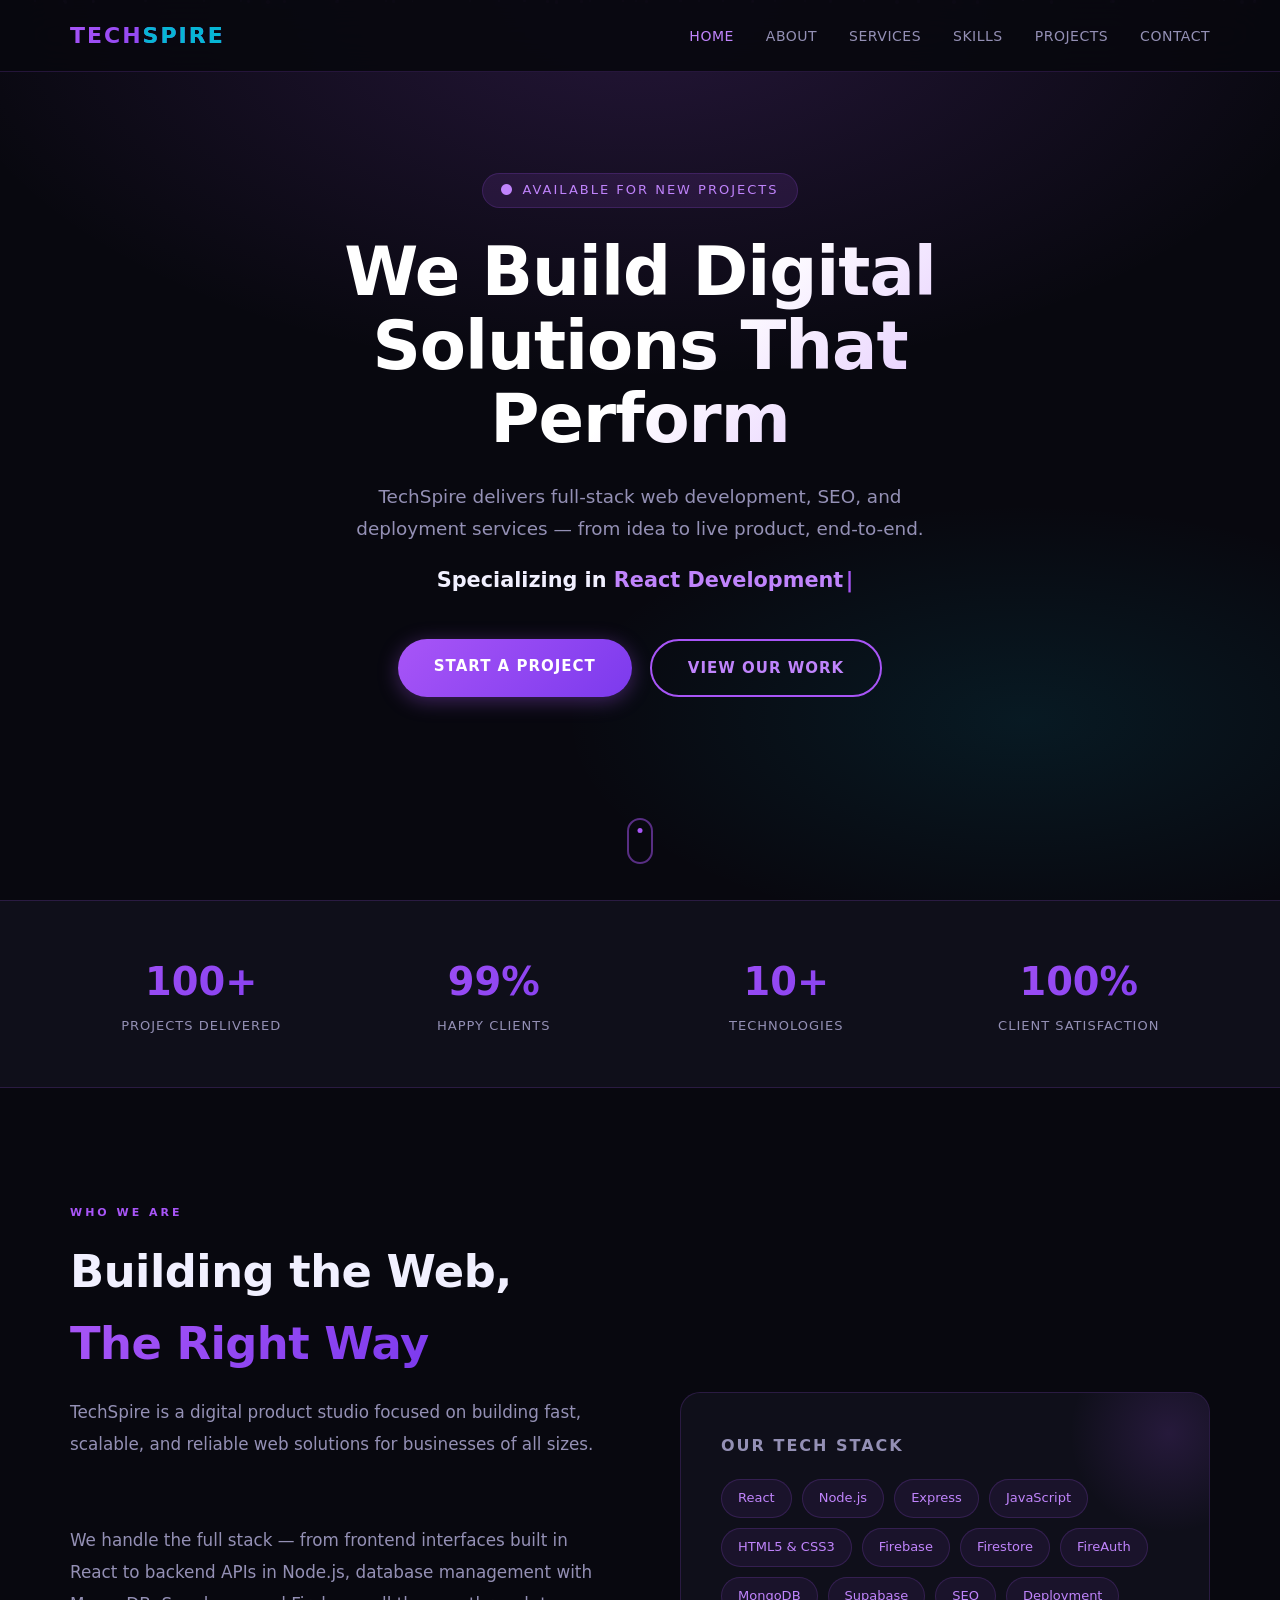
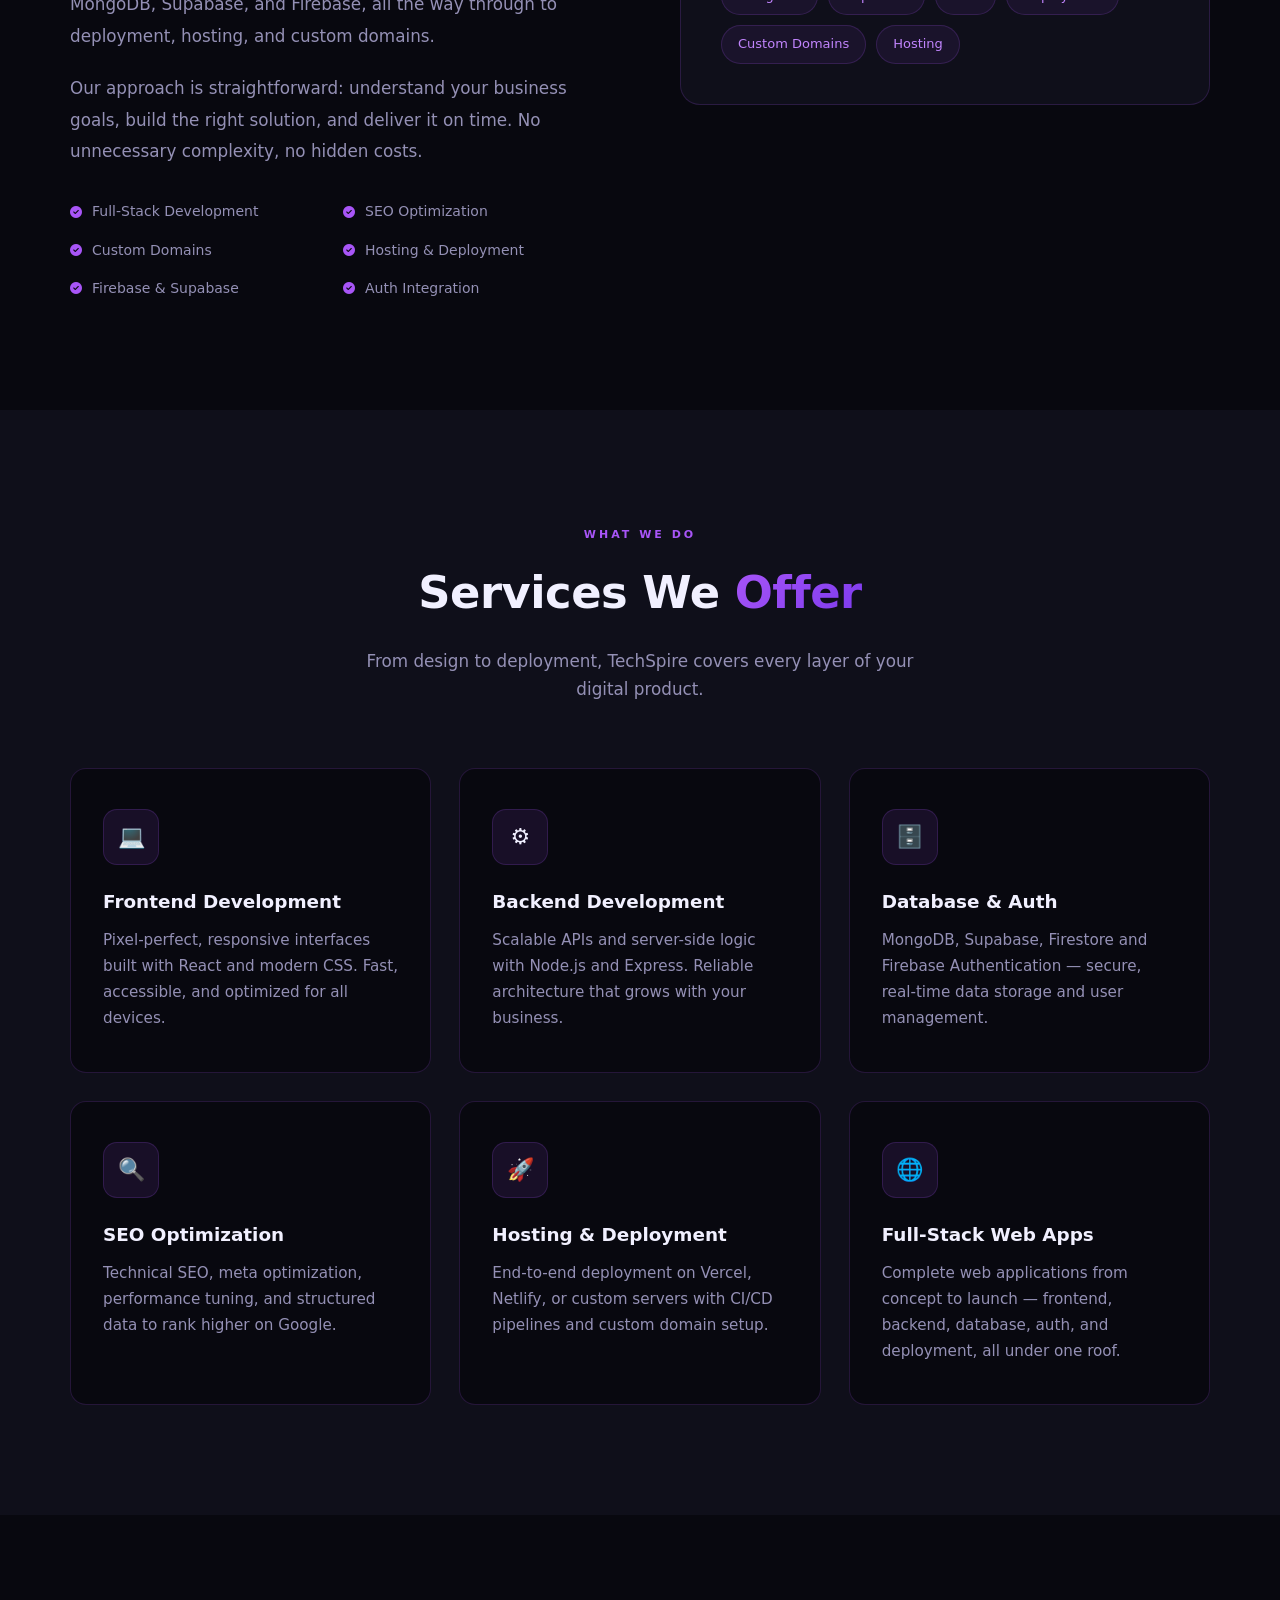
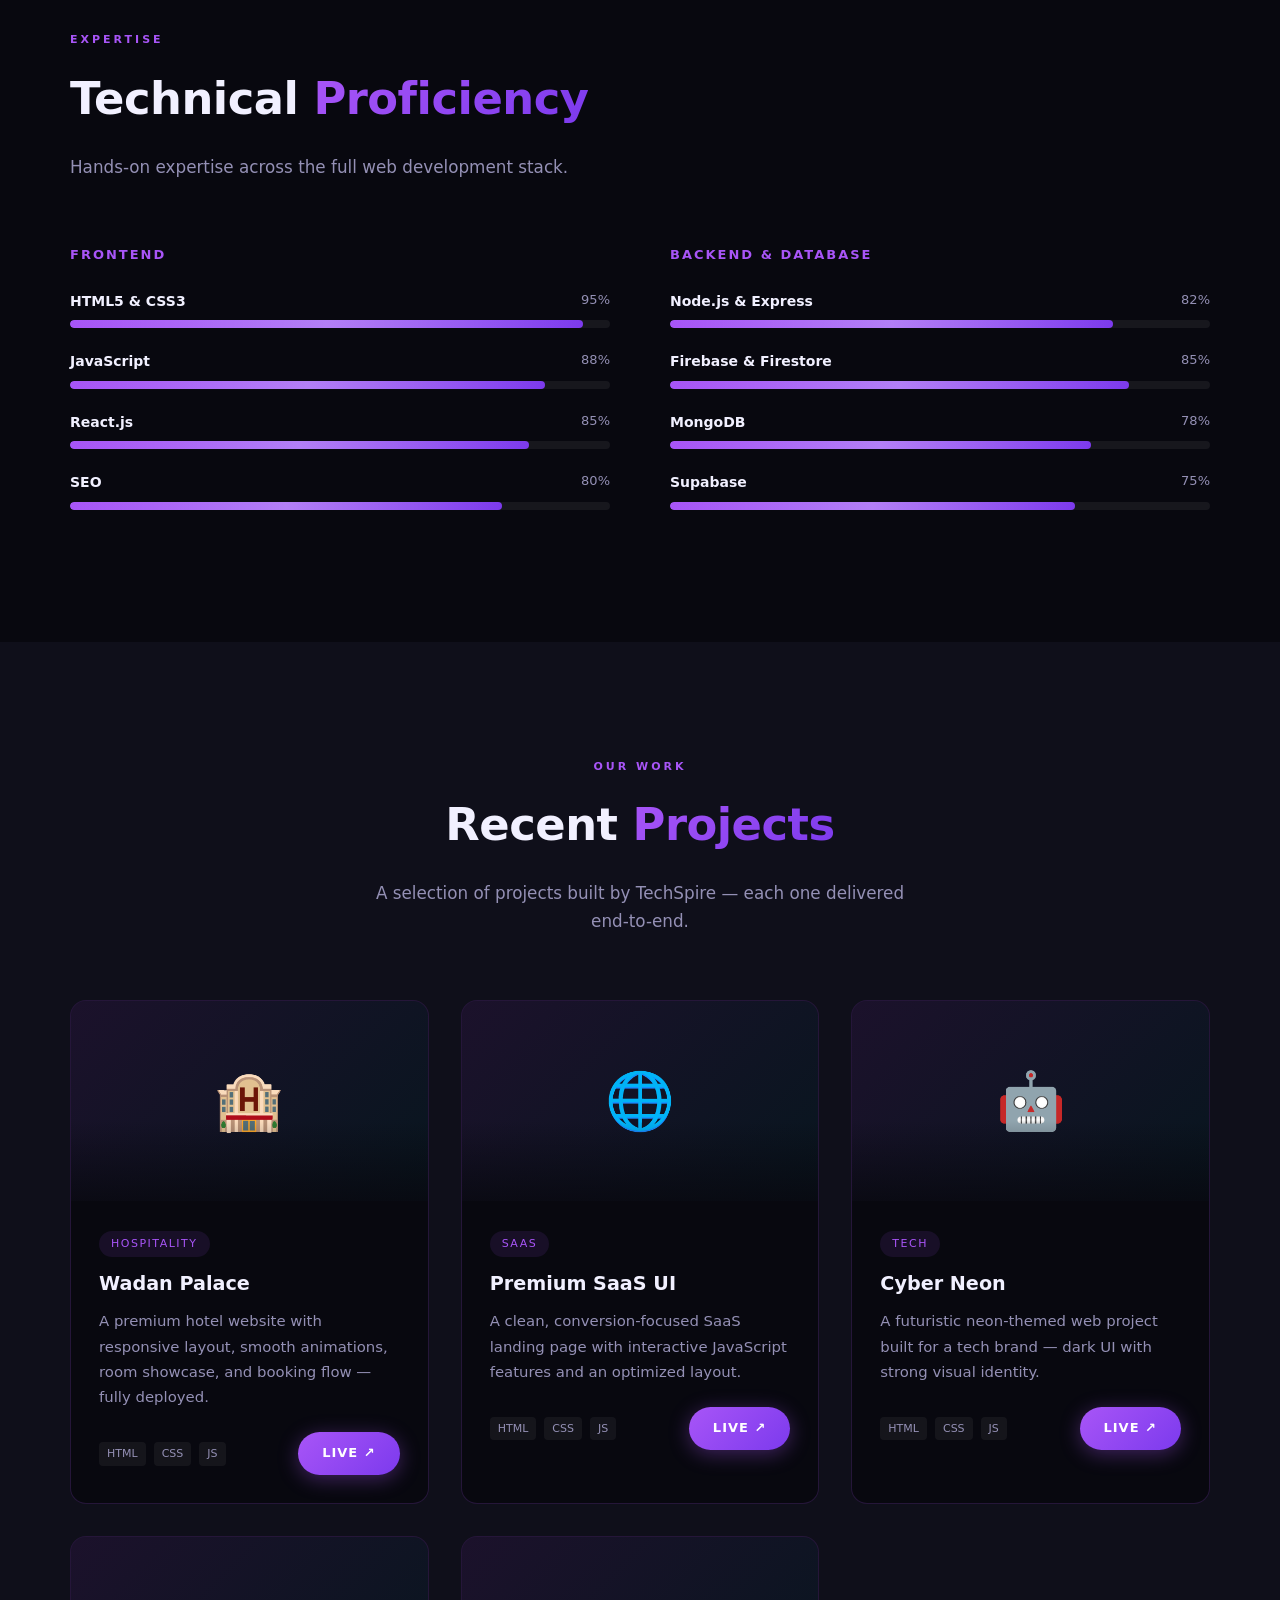
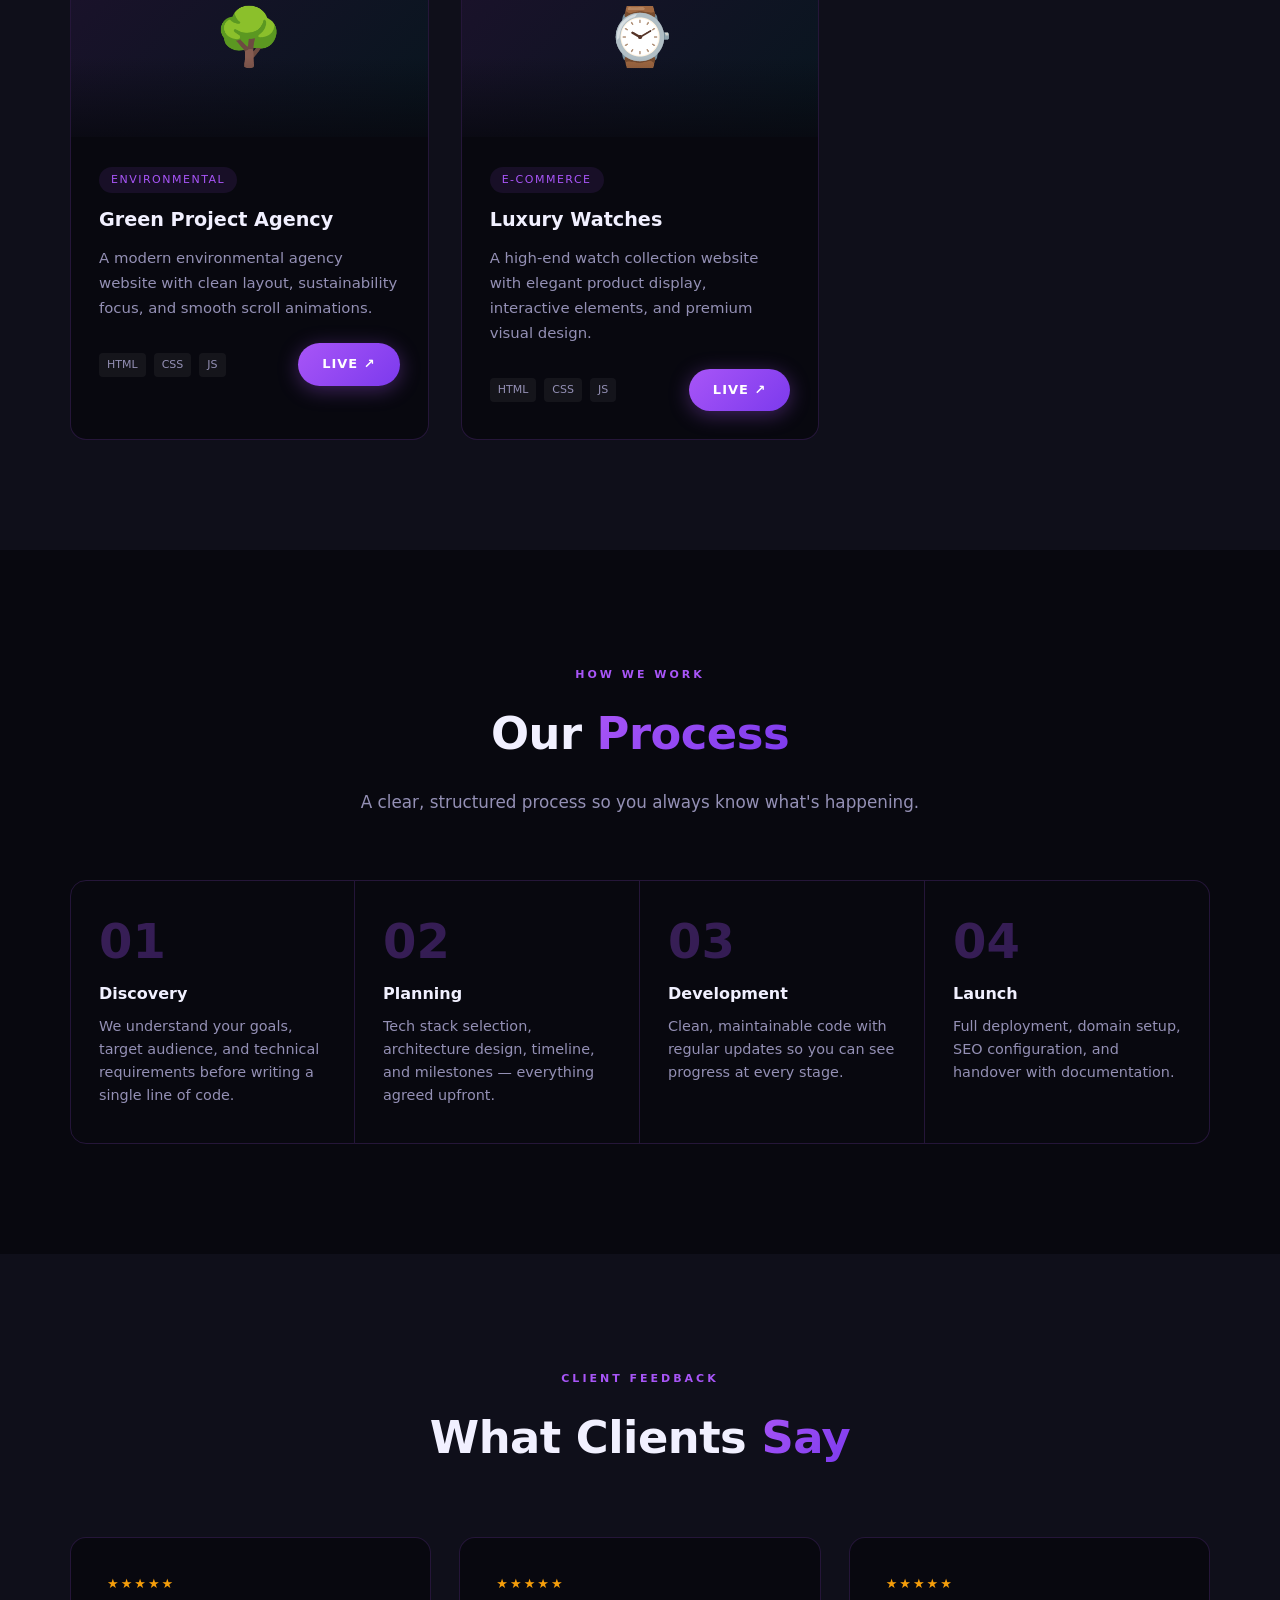
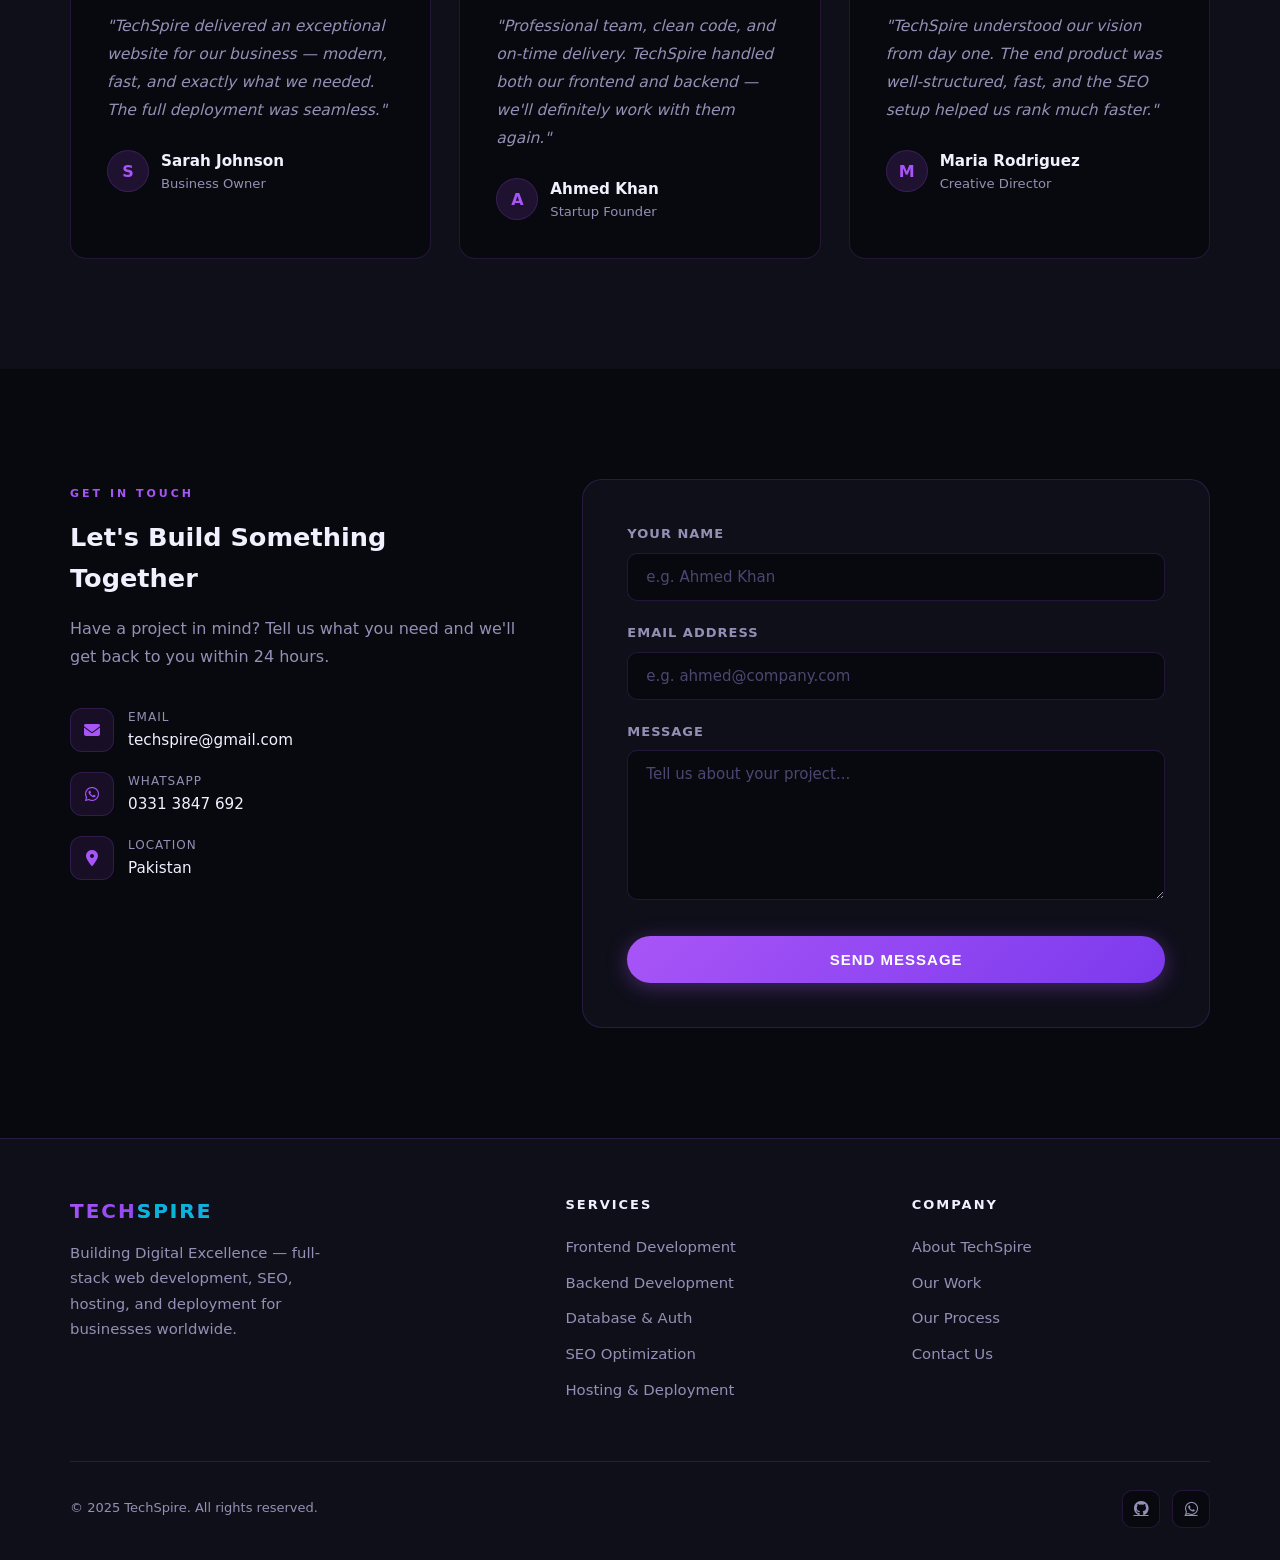
<file: enhance.html>
<!DOCTYPE html>
<html lang="en">
<head>
    <meta charset="UTF-8">
    <meta name="viewport" content="width=device-width, initial-scale=1.0">
    <meta name="description" content="TechSpire - Building Digital Excellence. Full-stack web development, SEO, hosting, and deployment solutions for businesses worldwide.">
    <title>TECHSPIRE | Building Digital Excellence</title>
    <link rel="stylesheet" href="https://cdnjs.cloudflare.com/ajax/libs/font-awesome/6.5.1/css/all.min.css">
<style>
        * { margin: 0; padding: 0; box-sizing: border-box; }
        :root {
            --primary: #a855f7;
            --primary-dark: #7c3aed;
            --primary-light: #c084fc;
            --accent: #06b6d4;
            --accent-glow: rgba(168,85,247,0.35);
            --dark-bg: #08080f;
            --card-bg: #0f0f1a;
            --card-hover: #16162a;
            --border: rgba(168,85,247,0.18);
            --border-hover: rgba(168,85,247,0.6);
            --text-primary: #f1f0ff;
            --text-secondary: #9490b5;
            --gradient-main: linear-gradient(135deg, #a855f7, #7c3aed);
            --gradient-accent: linear-gradient(135deg, #a855f7, #06b6d4);
            --shadow-glow: 0 0 40px rgba(168,85,247,0.3);
        }
        html { scroll-behavior: smooth; }
        body {
            font-family: 'Segoe UI', system-ui, -apple-system, sans-serif;
            background: var(--dark-bg);
            color: var(--text-primary);
            line-height: 1.6;
            overflow-x: hidden;
        }

        /* ─── PRELOADER ─── */
        .preloader {
            position: fixed; inset: 0;
            background: var(--dark-bg);
            display: flex; justify-content: center; align-items: center;
            z-index: 10000;
            transition: opacity 0.6s, visibility 0.6s;
        }
        .preloader.hidden { opacity: 0; visibility: hidden; }
        .loader-ring {
            width: 64px; height: 64px;
            border: 3px solid transparent;
            border-top-color: var(--primary);
            border-radius: 50%;
            animation: spin 1s linear infinite;
            position: relative;
        }
        .loader-ring::before {
            content: '';
            position: absolute; inset: 6px;
            border: 3px solid transparent;
            border-top-color: var(--accent);
            border-radius: 50%;
            animation: spin 0.5s linear infinite;
        }
        @keyframes spin { to { transform: rotate(360deg); } }

        /* ─── NAV ─── */
        nav {
            position: fixed; width: 100%; top: 0;
            background: rgba(8,8,15,0.92);
            backdrop-filter: blur(24px);
            z-index: 1000;
            border-bottom: 1px solid var(--border);
            transition: all 0.3s;
        }
        nav.scrolled { box-shadow: 0 4px 30px rgba(0,0,0,0.4); }
        nav .container { display: flex; justify-content: space-between; align-items: center; padding: 18px 20px; }
        .logo {
            font-size: 22px; font-weight: 800; letter-spacing: 2px;
            background: var(--gradient-main);
            -webkit-background-clip: text; -webkit-text-fill-color: transparent;
            cursor: pointer;
        }
        .logo span { color: var(--accent); -webkit-text-fill-color: var(--accent); }
        .nav-links { display: flex; list-style: none; gap: 32px; }
        .nav-links a {
            color: var(--text-secondary); text-decoration: none;
            font-size: 14px; font-weight: 500; letter-spacing: 0.5px;
            transition: color 0.3s; text-transform: uppercase;
        }
        .nav-links a:hover, .nav-links a.active { color: var(--primary-light); }
        .hamburger { display: none; font-size: 26px; cursor: pointer; color: white; }
        @media (max-width: 768px) {
            .hamburger { display: block; }
            .nav-links {
                position: absolute; top: 72px; left: 0; width: 100%;
                background: rgba(8,8,15,0.98); backdrop-filter: blur(20px);
                flex-direction: column; align-items: center; gap: 24px;
                padding: 32px 0; display: none;
            }
            .nav-links.active { display: flex; }
        }

        /* ─── CONTAINER ─── */
        .container { max-width: 1180px; margin: 0 auto; padding: 0 20px; }

        /* ─── HERO ─── */
        #hero {
            min-height: 100vh;
            display: flex; align-items: center; justify-content: center;
            text-align: center; padding-top: 80px;
            position: relative; overflow: hidden;
        }
        .hero-bg {
            position: absolute; inset: 0;
            background:
                radial-gradient(ellipse 80% 60% at 50% 0%, rgba(168,85,247,0.18) 0%, transparent 70%),
                radial-gradient(ellipse 60% 40% at 80% 80%, rgba(6,182,212,0.10) 0%, transparent 60%);
            z-index: 0;
        }
        .particles { position: absolute; inset: 0; overflow: hidden; z-index: 1; }
        .particle {
            position: absolute; border-radius: 50%; opacity: 0.5;
            animation: floatUp linear infinite;
            background: var(--primary);
            box-shadow: 0 0 8px var(--primary);
        }
        @keyframes floatUp {
            0% { transform: translateY(100vh) scale(0); opacity: 0; }
            10% { opacity: 0.5; }
            90% { opacity: 0.5; }
            100% { transform: translateY(-120px) scale(0); opacity: 0; }
        }
        .hero-content { position: relative; z-index: 3; max-width: 820px; margin: 0 auto; }
        .hero-eyebrow {
            display: inline-flex; align-items: center; gap: 8px;
            background: rgba(168,85,247,0.12);
            border: 1px solid var(--border);
            border-radius: 30px;
            padding: 6px 18px;
            font-size: 13px; letter-spacing: 2px; text-transform: uppercase;
            color: var(--primary-light); margin-bottom: 28px;
            animation: fadeInDown 0.8s ease both;
        }
        .hero-eyebrow i { font-size: 11px; }
        .hero-content h1 {
            font-size: clamp(2.4rem, 6vw, 4.2rem);
            font-weight: 900; letter-spacing: -1px;
            line-height: 1.1; margin-bottom: 24px;
            background: linear-gradient(135deg, #fff 30%, var(--primary-light) 70%, var(--accent) 100%);
            -webkit-background-clip: text; -webkit-text-fill-color: transparent;
            background-size: 200% auto;
            animation: shimmer 6s linear infinite, fadeInDown 0.9s ease both;
        }
        @keyframes shimmer { to { background-position: 200% center; } }
        .hero-tagline {
            font-size: 1.15rem; color: var(--text-secondary);
            margin-bottom: 20px; line-height: 1.7;
            animation: fadeInUp 1s ease 0.3s both;
            max-width: 600px; margin-left: auto; margin-right: auto;
        }
        .role-wrap {
            font-size: 1.3rem; font-weight: 600; margin-bottom: 42px;
            animation: fadeInUp 1s ease 0.4s both;
        }
        .role-text { color: var(--primary-light); position: relative; }
        .role-text::after {
            content: '|';
            position: absolute; right: -10px;
            animation: blink 0.7s infinite;
            color: var(--primary);
        }
        @keyframes blink { 0%,50% { opacity: 1; } 51%,100% { opacity: 0; } }
        .cta-buttons {
            display: flex; gap: 18px; justify-content: center; flex-wrap: wrap;
            animation: fadeInUp 1s ease 0.5s both;
        }
        .btn {
            padding: 15px 36px; border: none; border-radius: 50px;
            font-size: 15px; font-weight: 600; cursor: pointer;
            transition: all 0.35s cubic-bezier(0.175,0.885,0.32,1.275);
            text-decoration: none; display: inline-block;
            text-transform: uppercase; letter-spacing: 1px;
            position: relative; overflow: hidden;
        }
        .btn-primary {
            background: var(--gradient-main);
            color: #fff;
            box-shadow: 0 4px 20px rgba(168,85,247,0.35);
        }
        .btn-primary:hover { transform: translateY(-4px) scale(1.04); box-shadow: 0 12px 36px rgba(168,85,247,0.5); }
        .btn-secondary {
            background: transparent; color: var(--primary-light);
            border: 2px solid var(--primary);
        }
        .btn-secondary:hover { background: var(--primary); color: #fff; transform: translateY(-4px) scale(1.04); }
        .btn-small { padding: 11px 24px; font-size: 13px; }
        .scroll-indicator {
            position: absolute; bottom: 36px; left: 50%; transform: translateX(-50%);
            z-index: 3; animation: bounce 2s infinite;
        }
        @keyframes bounce { 0%,100% { transform: translateX(-50%) translateY(0); } 50% { transform: translateX(-50%) translateY(-12px); } }
        .scroll-indicator span {
            display: block; width: 26px; height: 46px;
            border: 2px solid rgba(168,85,247,0.5); border-radius: 20px; position: relative;
        }
        .scroll-indicator span::before {
            content: ''; position: absolute; top: 8px; left: 50%; transform: translateX(-50%);
            width: 5px; height: 5px; background: var(--primary); border-radius: 50%;
            animation: scrollDot 2s infinite;
        }
        @keyframes scrollDot { 0% { top: 8px; opacity: 1; } 100% { top: 28px; opacity: 0; } }

        /* ─── STATS BAR ─── */
        #stats {
            padding: 50px 0;
            background: var(--card-bg);
            border-top: 1px solid var(--border);
            border-bottom: 1px solid var(--border);
        }
        .stats-grid { display: grid; grid-template-columns: repeat(4, 1fr); gap: 30px; text-align: center; }
        .stat-item { }
        .stat-number {
            font-size: 2.4rem; font-weight: 800;
            background: var(--gradient-main); -webkit-background-clip: text; -webkit-text-fill-color: transparent;
        }
        .stat-label { font-size: 13px; color: var(--text-secondary); text-transform: uppercase; letter-spacing: 1px; margin-top: 4px; }
        @media (max-width: 600px) { .stats-grid { grid-template-columns: repeat(2,1fr); } }

        /* ─── SECTIONS ─── */
        section { padding: 110px 0; }
        .section-label {
            display: inline-block;
            font-size: 11px; letter-spacing: 3px; text-transform: uppercase;
            color: var(--primary); margin-bottom: 14px; font-weight: 600;
        }
        .section-title {
            font-size: clamp(1.8rem, 4vw, 2.8rem);
            font-weight: 800; margin-bottom: 18px;
            color: var(--text-primary); letter-spacing: -0.5px;
        }
        .section-title span {
            background: var(--gradient-main); -webkit-background-clip: text; -webkit-text-fill-color: transparent;
        }
        .section-subtitle { color: var(--text-secondary); font-size: 1.05rem; max-width: 560px; line-height: 1.7; }
        .section-header { margin-bottom: 64px; }
        .section-header.centered { text-align: center; }
        .section-header.centered .section-subtitle { margin: 0 auto; }

        /* ─── ABOUT ─── */
        .about-grid { display: grid; grid-template-columns: 1fr 1fr; gap: 80px; align-items: center; }
        .about-text p { color: var(--text-secondary); line-height: 1.9; margin-bottom: 20px; font-size: 1.05rem; }
        .about-features { display: grid; grid-template-columns: 1fr 1fr; gap: 16px; margin-top: 32px; }
        .about-feature {
            display: flex; align-items: center; gap: 10px;
            font-size: 14px; color: var(--text-secondary);
        }
        .about-feature i { color: var(--primary); font-size: 12px; }
        .about-visual {
            background: var(--card-bg);
            border: 1px solid var(--border);
            border-radius: 20px;
            padding: 40px;
            position: relative; overflow: hidden;
        }
        .about-visual::before {
            content: '';
            position: absolute; top: -60px; right: -60px;
            width: 200px; height: 200px;
            background: radial-gradient(circle, rgba(168,85,247,0.15), transparent 70%);
            border-radius: 50%;
        }
        .tech-tags { display: flex; flex-wrap: wrap; gap: 10px; }
        .tech-tag {
            padding: 8px 16px;
            background: rgba(168,85,247,0.08);
            border: 1px solid var(--border);
            border-radius: 30px;
            font-size: 13px; color: var(--primary-light);
            font-weight: 500;
            transition: all 0.3s;
        }
        .tech-tag:hover { background: rgba(168,85,247,0.2); border-color: var(--primary); }
        .about-visual h3 { font-size: 1rem; color: var(--text-secondary); margin-bottom: 20px; text-transform: uppercase; letter-spacing: 2px; font-weight: 600; }
        @media (max-width: 768px) { .about-grid { grid-template-columns: 1fr; gap: 40px; } }

        /* ─── SERVICES ─── */
        #services { background: var(--card-bg); }
        .services-grid { display: grid; grid-template-columns: repeat(auto-fit, minmax(300px, 1fr)); gap: 28px; }
        .service-card {
            background: var(--dark-bg);
            border: 1px solid var(--border);
            border-radius: 16px;
            padding: 40px 32px;
            transition: all 0.4s ease;
            position: relative; overflow: hidden;
        }
        .service-card::before {
            content: ''; position: absolute; top: 0; left: 0; right: 0; height: 2px;
            background: var(--gradient-main); transform: scaleX(0); transition: transform 0.4s;
        }
        .service-card:hover::before { transform: scaleX(1); }
        .service-card:hover { border-color: var(--border-hover); transform: translateY(-6px); box-shadow: 0 20px 50px rgba(168,85,247,0.15); }
        .service-icon-wrap {
            width: 56px; height: 56px;
            background: rgba(168,85,247,0.1);
            border: 1px solid var(--border);
            border-radius: 14px;
            display: flex; align-items: center; justify-content: center;
            font-size: 22px; margin-bottom: 22px;
            transition: all 0.3s;
        }
        .service-card:hover .service-icon-wrap { background: rgba(168,85,247,0.2); border-color: var(--primary); }
        .service-title { font-size: 1.15rem; font-weight: 700; margin-bottom: 12px; color: var(--text-primary); }
        .service-desc { color: var(--text-secondary); font-size: 0.95rem; line-height: 1.7; }

        /* ─── SKILLS ─── */
        .skills-layout { display: grid; grid-template-columns: 1fr 1fr; gap: 60px; align-items: start; }
        .skills-category h3 {
            font-size: 13px; letter-spacing: 2px; text-transform: uppercase;
            color: var(--primary); margin-bottom: 24px; font-weight: 600;
        }
        .skill-item { margin-bottom: 22px; }
        .skill-header { display: flex; justify-content: space-between; margin-bottom: 8px; }
        .skill-name { font-size: 14px; font-weight: 600; color: var(--text-primary); }
        .skill-pct { font-size: 13px; color: var(--text-secondary); }
        .skill-bar { background: rgba(255,255,255,0.06); height: 8px; border-radius: 4px; overflow: hidden; }
        .skill-progress {
            height: 100%; border-radius: 4px; width: 0;
            background: var(--gradient-main);
            transition: width 1.4s cubic-bezier(0.22,1,0.36,1);
            position: relative; overflow: hidden;
        }
        .skill-progress::after {
            content: ''; position: absolute; inset: 0;
            background: linear-gradient(90deg, transparent, rgba(255,255,255,0.3), transparent);
            animation: shimmerBar 2.5s infinite;
        }
        @keyframes shimmerBar { from { transform: translateX(-100%); } to { transform: translateX(100%); } }
        @media (max-width: 768px) { .skills-layout { grid-template-columns: 1fr; gap: 40px; } }

        /* ─── PROJECTS ─── */
        #projects { background: var(--card-bg); }
        .projects-grid { display: grid; grid-template-columns: repeat(auto-fit, minmax(340px, 1fr)); gap: 32px; }
        .project-card {
            background: var(--dark-bg);
            border: 1px solid var(--border);
            border-radius: 16px; overflow: hidden;
            transition: all 0.4s ease;
        }
        .project-card:hover { transform: translateY(-8px); box-shadow: 0 24px 60px rgba(168,85,247,0.2); border-color: var(--border-hover); }
        .project-thumb {
            height: 200px;
            background: linear-gradient(135deg, rgba(168,85,247,0.12), rgba(6,182,212,0.08));
            display: flex; align-items: center; justify-content: center;
            font-size: 3.5rem; position: relative; overflow: hidden;
        }
        .project-thumb::after {
            content: ''; position: absolute; inset: 0;
            background: linear-gradient(to bottom, transparent 60%, rgba(8,8,15,0.8));
        }
        .project-content { padding: 28px; }
        .project-badge {
            display: inline-block;
            font-size: 11px; letter-spacing: 1.5px; text-transform: uppercase;
            color: var(--primary); background: rgba(168,85,247,0.1);
            border-radius: 20px; padding: 4px 12px; margin-bottom: 12px;
        }
        .project-title { font-size: 1.2rem; font-weight: 700; margin-bottom: 10px; color: var(--text-primary); }
        .project-desc { color: var(--text-secondary); font-size: 0.93rem; line-height: 1.7; margin-bottom: 22px; }
        .project-footer { display: flex; gap: 10px; align-items: center; }
        .project-tags { display: flex; gap: 8px; flex-wrap: wrap; }
        .project-tag {
            font-size: 11px; color: var(--text-secondary);
            background: rgba(255,255,255,0.05); border-radius: 4px; padding: 3px 8px;
        }

        /* ─── PROCESS ─── */
        .process-grid { display: grid; grid-template-columns: repeat(auto-fit, minmax(220px, 1fr)); gap: 0; }
        .process-step {
            padding: 36px 28px;
            border: 1px solid var(--border);
            border-radius: 0;
            position: relative;
            transition: all 0.3s;
        }
        .process-step:first-child { border-radius: 16px 0 0 16px; }
        .process-step:last-child { border-radius: 0 16px 16px 0; }
        .process-step + .process-step { border-left: none; }
        .process-step:hover { background: var(--card-bg); z-index: 1; }
        .step-number {
            font-size: 3rem; font-weight: 900; line-height: 1;
            background: var(--gradient-main); -webkit-background-clip: text; -webkit-text-fill-color: transparent;
            opacity: 0.3; margin-bottom: 16px;
        }
        .step-title { font-size: 1rem; font-weight: 700; margin-bottom: 8px; color: var(--text-primary); }
        .step-desc { font-size: 0.9rem; color: var(--text-secondary); line-height: 1.6; }
        @media (max-width: 768px) {
            .process-grid { grid-template-columns: 1fr 1fr; }
            .process-step { border-radius: 0 !important; }
            .process-step + .process-step { border-left: 1px solid var(--border); }
        }
        @media (max-width: 480px) {
            .process-grid { grid-template-columns: 1fr; }
            .process-step + .process-step { border-left: 1px solid var(--border); border-top: none; }
        }

        /* ─── TESTIMONIALS ─── */
        #testimonials { background: var(--card-bg); }
        .testimonials-grid { display: grid; grid-template-columns: repeat(auto-fit, minmax(300px, 1fr)); gap: 28px; }
        .testimonial-card {
            background: var(--dark-bg);
            border: 1px solid var(--border);
            border-radius: 16px; padding: 36px;
            transition: all 0.3s;
        }
        .testimonial-card:hover { border-color: var(--border-hover); transform: translateY(-4px); }
        .stars { color: #f59e0b; font-size: 13px; margin-bottom: 18px; letter-spacing: 2px; }
        .testimonial-text { color: var(--text-secondary); font-style: italic; line-height: 1.8; margin-bottom: 24px; font-size: 0.97rem; }
        .testimonial-author { display: flex; align-items: center; gap: 12px; }
        .author-avatar {
            width: 42px; height: 42px; border-radius: 50%;
            background: rgba(168,85,247,0.15);
            display: flex; align-items: center; justify-content: center;
            font-size: 16px; font-weight: 700; color: var(--primary);
            border: 1px solid var(--border);
        }
        .author-name { font-weight: 600; font-size: 0.95rem; color: var(--text-primary); }
        .author-role { font-size: 0.82rem; color: var(--text-secondary); }

        /* ─── CONTACT ─── */
        .contact-layout { display: grid; grid-template-columns: 1fr 1.4fr; gap: 64px; align-items: start; }
        .contact-info h3 { font-size: 1.6rem; font-weight: 800; margin-bottom: 16px; color: var(--text-primary); }
        .contact-info p { color: var(--text-secondary); line-height: 1.8; margin-bottom: 36px; }
        .contact-detail {
            display: flex; align-items: center; gap: 14px;
            margin-bottom: 20px;
        }
        .contact-detail-icon {
            width: 44px; height: 44px; border-radius: 12px;
            background: rgba(168,85,247,0.1); border: 1px solid var(--border);
            display: flex; align-items: center; justify-content: center;
            color: var(--primary); font-size: 16px; flex-shrink: 0;
        }
        .contact-detail-text .label { font-size: 12px; color: var(--text-secondary); text-transform: uppercase; letter-spacing: 1px; }
        .contact-detail-text .value { font-size: 0.95rem; color: var(--text-primary); font-weight: 500; }

        /* ─── FORM ─── */
        .contact-form-wrap {
            background: var(--card-bg);
            border: 1px solid var(--border);
            border-radius: 20px; padding: 44px;
        }
        .form-group { margin-bottom: 22px; }
        .form-group label {
            display: block; font-size: 13px; font-weight: 600;
            color: var(--text-secondary); margin-bottom: 8px;
            text-transform: uppercase; letter-spacing: 1px;
        }
        .form-group input,
        .form-group textarea {
            width: 100%; padding: 14px 18px;
            background: var(--dark-bg);
            border: 1.5px solid var(--border);
            border-radius: 10px;
            color: var(--text-primary); font-size: 15px;
            font-family: inherit;
            transition: all 0.3s;
        }
        .form-group input:focus,
        .form-group textarea:focus {
            outline: none;
            border-color: var(--primary);
            box-shadow: 0 0 0 3px rgba(168,85,247,0.12);
        }
        .form-group input.error,
        .form-group textarea.error { border-color: #ef4444; }
        .field-error { font-size: 12px; color: #ef4444; margin-top: 5px; display: none; }
        .form-group textarea { min-height: 150px; resize: vertical; }
        .form-group input::placeholder,
        .form-group textarea::placeholder { color: #4a4870; }

        /* ─── STATUS MESSAGE ─── */
        #form-status {
            margin-top: 16px;
            padding: 14px 18px;
            border-radius: 10px;
            font-size: 14px;
            display: none;
            animation: fadeInUp 0.4s ease;
        }
        #form-status.success {
            display: block;
            background: rgba(34,197,94,0.1);
            border: 1px solid rgba(34,197,94,0.3);
            color: #4ade80;
        }
        #form-status.error {
            display: block;
            background: rgba(239,68,68,0.1);
            border: 1px solid rgba(239,68,68,0.3);
            color: #f87171;
        }

        #submit-btn { width: 100%; margin-top: 6px; }
        #submit-btn:disabled { opacity: 0.6; cursor: not-allowed; transform: none !important; }

        @media (max-width: 768px) {
            .contact-layout { grid-template-columns: 1fr; gap: 40px; }
            .contact-form-wrap { padding: 28px 20px; }
        }

        /* ─── FOOTER ─── */
        footer {
            background: var(--card-bg);
            border-top: 1px solid var(--border);
            padding: 56px 0 32px;
        }
        .footer-top { display: grid; grid-template-columns: 1.5fr 1fr 1fr; gap: 48px; margin-bottom: 48px; }
        .footer-brand .logo { font-size: 20px; display: inline-block; margin-bottom: 14px; }
        .footer-brand p { color: var(--text-secondary); font-size: 0.93rem; line-height: 1.7; max-width: 280px; }
        .footer-col h4 { font-size: 13px; font-weight: 700; text-transform: uppercase; letter-spacing: 2px; color: var(--text-primary); margin-bottom: 18px; }
        .footer-col ul { list-style: none; }
        .footer-col ul li { margin-bottom: 10px; }
        .footer-col ul li a { color: var(--text-secondary); text-decoration: none; font-size: 0.93rem; transition: color 0.3s; }
        .footer-col ul li a:hover { color: var(--primary-light); }
        .footer-bottom {
            border-top: 1px solid var(--border);
            padding-top: 28px;
            display: flex; justify-content: space-between; align-items: center; flex-wrap: wrap; gap: 16px;
        }
        .footer-bottom p { color: var(--text-secondary); font-size: 13px; }
        .social-links { display: flex; gap: 12px; }
        .social-links a {
            width: 38px; height: 38px; border-radius: 10px;
            background: var(--dark-bg); border: 1px solid var(--border);
            display: flex; align-items: center; justify-content: center;
            color: var(--text-secondary); font-size: 15px;
            transition: all 0.3s;
        }
        .social-links a:hover { border-color: var(--primary); color: var(--primary); transform: translateY(-3px); }
        @media (max-width: 768px) {
            .footer-top { grid-template-columns: 1fr; gap: 32px; }
            .footer-bottom { flex-direction: column; text-align: center; }
        }

        /* ─── ANIMATIONS ─── */
        @keyframes fadeInDown { from { opacity: 0; transform: translateY(-20px); } to { opacity: 1; transform: translateY(0); } }
        @keyframes fadeInUp { from { opacity: 0; transform: translateY(20px); } to { opacity: 1; transform: translateY(0); } }
        .fade-in { opacity: 0; transform: translateY(24px); transition: opacity 0.7s ease, transform 0.7s ease; }
        .fade-in.visible { opacity: 1; transform: translateY(0); }

        /* ─── SCROLLBAR ─── */
        ::-webkit-scrollbar { width: 6px; }
        ::-webkit-scrollbar-track { background: var(--dark-bg); }
        ::-webkit-scrollbar-thumb { background: var(--primary-dark); border-radius: 3px; }

</style>

</head>
<body>

<!-- PRELOADER -->
<div class="preloader" id="preloader"><div class="loader-ring"></div></div>

<!-- NAV -->
<nav id="navbar">
    <div class="container">
        <div class="logo">TECH<span>SPIRE</span></div>
        <ul class="nav-links" id="navLinks">
            <li><a href="#hero" class="active">Home</a></li>
            <li><a href="#about">About</a></li>
            <li><a href="#services">Services</a></li>
            <li><a href="#skills">Skills</a></li>
            <li><a href="#projects">Projects</a></li>
            <li><a href="#contact">Contact</a></li>
        </ul>
        <div class="hamburger" id="hamburger">☰</div>
    </div>
</nav>

<!-- HERO -->
<section id="hero">
    <div class="hero-bg"></div>
    <div class="particles" id="particles"></div>
    <div class="hero-content">
        <div class="hero-eyebrow"><i class="fa fa-circle"></i> Available for New Projects</div>
        <h1>We Build Digital Solutions That Perform</h1>
        <p class="hero-tagline">TechSpire delivers full-stack web development, SEO, and deployment services — from idea to live product, end-to-end.</p>
        <div class="role-wrap">Specializing in <span class="role-text" id="roleText">React Development</span></div>
        <div class="cta-buttons">
            <a href="#contact" class="btn btn-primary">Start a Project</a>
            <a href="#projects" class="btn btn-secondary">View Our Work</a>
        </div>
    </div>
    <div class="scroll-indicator"><span></span></div>
</section>

<!-- STATS -->
<div id="stats">
    <div class="container">
        <div class="stats-grid fade-in">
            <div class="stat-item">
                <div class="stat-number" data-target="30">100+</div>
                <div class="stat-label">Projects Delivered</div>
            </div>
            <div class="stat-item">
                <div class="stat-number" data-target="20">99%</div>
                <div class="stat-label">Happy Clients</div>
            </div>
            <div class="stat-item">
                <div class="stat-number">10+</div>
                <div class="stat-label">Technologies</div>
            </div>
            <div class="stat-item">
                <div class="stat-number">100%</div>
                <div class="stat-label">Client Satisfaction</div>
            </div>
        </div>
    </div>
</div>

<!-- ABOUT -->
<section id="about">
    <div class="container">
        <div class="about-grid">
            <div class="about-text fade-in">
                <div class="section-header">
                    <div class="section-label">Who We Are</div>
                    <h2 class="section-title">Building the Web, <span>The Right Way</span></h2>
                    <p class="section-subtitle">TechSpire is a digital product studio focused on building fast, scalable, and reliable web solutions for businesses of all sizes.</p>
                </div>
                <p>We handle the full stack — from frontend interfaces built in React to backend APIs in Node.js, database management with MongoDB, Supabase, and Firebase, all the way through to deployment, hosting, and custom domains.</p>
                <p>Our approach is straightforward: understand your business goals, build the right solution, and deliver it on time. No unnecessary complexity, no hidden costs.</p>
                <div class="about-features">
                    <div class="about-feature"><i class="fa fa-check-circle"></i> Full-Stack Development</div>
                    <div class="about-feature"><i class="fa fa-check-circle"></i> SEO Optimization</div>
                    <div class="about-feature"><i class="fa fa-check-circle"></i> Custom Domains</div>
                    <div class="about-feature"><i class="fa fa-check-circle"></i> Hosting & Deployment</div>
                    <div class="about-feature"><i class="fa fa-check-circle"></i> Firebase & Supabase</div>
                    <div class="about-feature"><i class="fa fa-check-circle"></i> Auth Integration</div>
                </div>
            </div>
            <div class="about-visual fade-in">
                <h3>Our Tech Stack</h3>
                <div class="tech-tags">
                    <span class="tech-tag">React</span>
                    <span class="tech-tag">Node.js</span>
                    <span class="tech-tag">Express</span>
                    <span class="tech-tag">JavaScript</span>
                    <span class="tech-tag">HTML5 & CSS3</span>
                    <span class="tech-tag">Firebase</span>
                    <span class="tech-tag">Firestore</span>
                    <span class="tech-tag">FireAuth</span>
                    <span class="tech-tag">MongoDB</span>
                    <span class="tech-tag">Supabase</span>
                    <span class="tech-tag">SEO</span>
                    <span class="tech-tag">Deployment</span>
                    <span class="tech-tag">Custom Domains</span>
                    <span class="tech-tag">Hosting</span>
                </div>
            </div>
        </div>
    </div>
</section>

<!-- SERVICES -->
<section id="services">
    <div class="container">
        <div class="section-header centered fade-in">
            <div class="section-label">What We Do</div>
            <h2 class="section-title">Services We <span>Offer</span></h2>
            <p class="section-subtitle">From design to deployment, TechSpire covers every layer of your digital product.</p>
        </div>
        <div class="services-grid">
            <div class="service-card fade-in">
                <div class="service-icon-wrap">💻</div>
                <div class="service-title">Frontend Development</div>
                <p class="service-desc">Pixel-perfect, responsive interfaces built with React and modern CSS. Fast, accessible, and optimized for all devices.</p>
            </div>
            <div class="service-card fade-in">
                <div class="service-icon-wrap">⚙️</div>
                <div class="service-title">Backend Development</div>
                <p class="service-desc">Scalable APIs and server-side logic with Node.js and Express. Reliable architecture that grows with your business.</p>
            </div>
            <div class="service-card fade-in">
                <div class="service-icon-wrap">🗄️</div>
                <div class="service-title">Database & Auth</div>
                <p class="service-desc">MongoDB, Supabase, Firestore and Firebase Authentication — secure, real-time data storage and user management.</p>
            </div>
            <div class="service-card fade-in">
                <div class="service-icon-wrap">🔍</div>
                <div class="service-title">SEO Optimization</div>
                <p class="service-desc">Technical SEO, meta optimization, performance tuning, and structured data to rank higher on Google.</p>
            </div>
            <div class="service-card fade-in">
                <div class="service-icon-wrap">🚀</div>
                <div class="service-title">Hosting & Deployment</div>
                <p class="service-desc">End-to-end deployment on Vercel, Netlify, or custom servers with CI/CD pipelines and custom domain setup.</p>
            </div>
            <div class="service-card fade-in">
                <div class="service-icon-wrap">🌐</div>
                <div class="service-title">Full-Stack Web Apps</div>
                <p class="service-desc">Complete web applications from concept to launch — frontend, backend, database, auth, and deployment, all under one roof.</p>
            </div>
        </div>
    </div>
</section>

<!-- SKILLS -->
<section id="skills">
    <div class="container">
        <div class="section-header fade-in">
            <div class="section-label">Expertise</div>
            <h2 class="section-title">Technical <span>Proficiency</span></h2>
            <p class="section-subtitle">Hands-on expertise across the full web development stack.</p>
        </div>
        <div class="skills-layout">
            <div class="skills-category fade-in">
                <h3>Frontend</h3>
                <div class="skill-item">
                    <div class="skill-header"><span class="skill-name">HTML5 & CSS3</span><span class="skill-pct">95%</span></div>
                    <div class="skill-bar"><div class="skill-progress" data-width="95"></div></div>
                </div>
                <div class="skill-item">
                    <div class="skill-header"><span class="skill-name">JavaScript</span><span class="skill-pct">88%</span></div>
                    <div class="skill-bar"><div class="skill-progress" data-width="88"></div></div>
                </div>
                <div class="skill-item">
                    <div class="skill-header"><span class="skill-name">React.js</span><span class="skill-pct">85%</span></div>
                    <div class="skill-bar"><div class="skill-progress" data-width="85"></div></div>
                </div>
                <div class="skill-item">
                    <div class="skill-header"><span class="skill-name">SEO</span><span class="skill-pct">80%</span></div>
                    <div class="skill-bar"><div class="skill-progress" data-width="80"></div></div>
                </div>
            </div>
            <div class="skills-category fade-in">
                <h3>Backend & Database</h3>
                <div class="skill-item">
                    <div class="skill-header"><span class="skill-name">Node.js & Express</span><span class="skill-pct">82%</span></div>
                    <div class="skill-bar"><div class="skill-progress" data-width="82"></div></div>
                </div>
                <div class="skill-item">
                    <div class="skill-header"><span class="skill-name">Firebase & Firestore</span><span class="skill-pct">85%</span></div>
                    <div class="skill-bar"><div class="skill-progress" data-width="85"></div></div>
                </div>
                <div class="skill-item">
                    <div class="skill-header"><span class="skill-name">MongoDB</span><span class="skill-pct">78%</span></div>
                    <div class="skill-bar"><div class="skill-progress" data-width="78"></div></div>
                </div>
                <div class="skill-item">
                    <div class="skill-header"><span class="skill-name">Supabase</span><span class="skill-pct">75%</span></div>
                    <div class="skill-bar"><div class="skill-progress" data-width="75"></div></div>
                </div>
            </div>
        </div>
    </div>
</section>

<!-- PROJECTS -->
<section id="projects">
    <div class="container">
        <div class="section-header centered fade-in">
            <div class="section-label">Our Work</div>
            <h2 class="section-title">Recent <span>Projects</span></h2>
            <p class="section-subtitle">A selection of projects built by TechSpire — each one delivered end-to-end.</p>
        </div>
        <div class="projects-grid">
            <div class="project-card fade-in">
                <div class="project-thumb">🏨</div>
                <div class="project-content">
                    <div class="project-badge">Hospitality</div>
                    <div class="project-title">Wadan Palace</div>
                    <p class="project-desc">A premium hotel website with responsive layout, smooth animations, room showcase, and booking flow — fully deployed.</p>
                    <div class="project-footer">
                        <div class="project-tags">
                            <span class="project-tag">HTML</span>
                            <span class="project-tag">CSS</span>
                            <span class="project-tag">JS</span>
                        </div>
                        <a href="https://wadan-place.netlify.app/" target="_blank" class="btn btn-primary btn-small" style="margin-left:auto">Live ↗</a>
                    </div>
                </div>
            </div>
            <div class="project-card fade-in">
                <div class="project-thumb">🌐</div>
                <div class="project-content">
                    <div class="project-badge">SaaS</div>
                    <div class="project-title">Premium SaaS UI</div>
                    <p class="project-desc">A clean, conversion-focused SaaS landing page with interactive JavaScript features and an optimized layout.</p>
                    <div class="project-footer">
                        <div class="project-tags">
                            <span class="project-tag">HTML</span>
                            <span class="project-tag">CSS</span>
                            <span class="project-tag">JS</span>
                        </div>
                        <a href="https://premium-saas-uidesign.netlify.app/" target="_blank" class="btn btn-primary btn-small" style="margin-left:auto">Live ↗</a>
                    </div>
                </div>
            </div>
            <div class="project-card fade-in">
                <div class="project-thumb">🤖</div>
                <div class="project-content">
                    <div class="project-badge">Tech</div>
                    <div class="project-title">Cyber Neon</div>
                    <p class="project-desc">A futuristic neon-themed web project built for a tech brand — dark UI with strong visual identity.</p>
                    <div class="project-footer">
                        <div class="project-tags">
                            <span class="project-tag">HTML</span>
                            <span class="project-tag">CSS</span>
                            <span class="project-tag">JS</span>
                        </div>
                        <a href="https://cyberneon-uidesign.netlify.app/" target="_blank" class="btn btn-primary btn-small" style="margin-left:auto">Live ↗</a>
                    </div>
                </div>
            </div>
            <div class="project-card fade-in">
                <div class="project-thumb">🌳</div>
                <div class="project-content">
                    <div class="project-badge">Environmental</div>
                    <div class="project-title">Green Project Agency</div>
                    <p class="project-desc">A modern environmental agency website with clean layout, sustainability focus, and smooth scroll animations.</p>
                    <div class="project-footer">
                        <div class="project-tags">
                            <span class="project-tag">HTML</span>
                            <span class="project-tag">CSS</span>
                            <span class="project-tag">JS</span>
                        </div>
                        <a href="https://pgpa-project-nga.netlify.app/" target="_blank" class="btn btn-primary btn-small" style="margin-left:auto">Live ↗</a>
                    </div>
                </div>
            </div>
            <div class="project-card fade-in">
                <div class="project-thumb">⌚</div>
                <div class="project-content">
                    <div class="project-badge">E-Commerce</div>
                    <div class="project-title">Luxury Watches</div>
                    <p class="project-desc">A high-end watch collection website with elegant product display, interactive elements, and premium visual design.</p>
                    <div class="project-footer">
                        <div class="project-tags">
                            <span class="project-tag">HTML</span>
                            <span class="project-tag">CSS</span>
                            <span class="project-tag">JS</span>
                        </div>
                        <a href="https://aurora-demo-project.netlify.app/" target="_blank" class="btn btn-primary btn-small" style="margin-left:auto">Live ↗</a>
                    </div>
                </div>
            </div>
        </div>
    </div>
</section>

<!-- PROCESS -->
<section id="process">
    <div class="container">
        <div class="section-header centered fade-in">
            <div class="section-label">How We Work</div>
            <h2 class="section-title">Our <span>Process</span></h2>
            <p class="section-subtitle">A clear, structured process so you always know what's happening.</p>
        </div>
        <div class="process-grid fade-in">
            <div class="process-step">
                <div class="step-number">01</div>
                <div class="step-title">Discovery</div>
                <p class="step-desc">We understand your goals, target audience, and technical requirements before writing a single line of code.</p>
            </div>
            <div class="process-step">
                <div class="step-number">02</div>
                <div class="step-title">Planning</div>
                <p class="step-desc">Tech stack selection, architecture design, timeline, and milestones — everything agreed upfront.</p>
            </div>
            <div class="process-step">
                <div class="step-number">03</div>
                <div class="step-title">Development</div>
                <p class="step-desc">Clean, maintainable code with regular updates so you can see progress at every stage.</p>
            </div>
            <div class="process-step">
                <div class="step-number">04</div>
                <div class="step-title">Launch</div>
                <p class="step-desc">Full deployment, domain setup, SEO configuration, and handover with documentation.</p>
            </div>
        </div>
    </div>
</section>

<!-- TESTIMONIALS -->
<section id="testimonials">
    <div class="container">
        <div class="section-header centered fade-in">
            <div class="section-label">Client Feedback</div>
            <h2 class="section-title">What Clients <span>Say</span></h2>
        </div>
        <div class="testimonials-grid">
            <div class="testimonial-card fade-in">
                <div class="stars">★★★★★</div>
                <p class="testimonial-text">"TechSpire delivered an exceptional website for our business — modern, fast, and exactly what we needed. The full deployment was seamless."</p>
                <div class="testimonial-author">
                    <div class="author-avatar">S</div>
                    <div><div class="author-name">Sarah Johnson</div><div class="author-role">Business Owner</div></div>
                </div>
            </div>
            <div class="testimonial-card fade-in">
                <div class="stars">★★★★★</div>
                <p class="testimonial-text">"Professional team, clean code, and on-time delivery. TechSpire handled both our frontend and backend — we'll definitely work with them again."</p>
                <div class="testimonial-author">
                    <div class="author-avatar">A</div>
                    <div><div class="author-name">Ahmed Khan</div><div class="author-role">Startup Founder</div></div>
                </div>
            </div>
            <div class="testimonial-card fade-in">
                <div class="stars">★★★★★</div>
                <p class="testimonial-text">"TechSpire understood our vision from day one. The end product was well-structured, fast, and the SEO setup helped us rank much faster."</p>
                <div class="testimonial-author">
                    <div class="author-avatar">M</div>
                    <div><div class="author-name">Maria Rodriguez</div><div class="author-role">Creative Director</div></div>
                </div>
            </div>
        </div>
    </div>
</section>

<!-- CONTACT -->
<section id="contact">
    <div class="container">
        <div class="contact-layout">
            <div class="contact-info fade-in">
                <div class="section-label">Get In Touch</div>
                <h3>Let's Build Something Together</h3>
                <p>Have a project in mind? Tell us what you need and we'll get back to you within 24 hours.</p>
                <div class="contact-detail">
                    <div class="contact-detail-icon"><i class="fa fa-envelope"></i></div>
                    <div class="contact-detail-text">
                        <div class="label">Email</div>
                        <div class="value">techspire@gmail.com</div>
                    </div>
                </div>
                <div class="contact-detail">
                    <div class="contact-detail-icon"><i class="fab fa-whatsapp"></i></div>
                    <div class="contact-detail-text">
                        <div class="label">WhatsApp</div>
                        <div class="value">0331 3847 692</div>
                    </div>
                </div>
                <div class="contact-detail">
                    <div class="contact-detail-icon"><i class="fa fa-map-marker-alt"></i></div>
                    <div class="contact-detail-text">
                        <div class="label">Location</div>
                        <div class="value">Pakistan</div>
                    </div>
                </div>
            </div>
            <div class="contact-form-wrap fade-in">
                <div class="form-group">
                    <label for="contact-name">Your Name</label>
                    <input type="text" id="contact-name" placeholder="e.g. Ahmed Khan">
                </div>
                <div class="form-group">
                    <label for="contact-email">Email Address</label>
                    <input type="email" id="contact-email" placeholder="e.g. ahmed@company.com">
                    <div class="field-error" id="email-error">Please enter a valid email address.</div>
                </div>
                
                <div class="form-group">
                    <label for="contact-message">Message</label>
                    <textarea id="contact-message" placeholder="Tell us about your project..."></textarea>
                </div>
                <div id="form-status"></div>
                <button type="button" id="submit-btn" class="btn btn-primary" onclick="handleSubmit()">
                    Send Message
                </button>
            </div>
        </div>
    </div>
</section>

<!-- FOOTER -->
<footer>
    <div class="container">
        <div class="footer-top">
            <div class="footer-brand">
                <div class="logo">TECH<span style="-webkit-text-fill-color:var(--accent);color:var(--accent)">SPIRE</span></div>
                <p>Building Digital Excellence — full-stack web development, SEO, hosting, and deployment for businesses worldwide.</p>
            </div>
            <div class="footer-col">
                <h4>Services</h4>
                <ul>
                    <li><a href="#services">Frontend Development</a></li>
                    <li><a href="#services">Backend Development</a></li>
                    <li><a href="#services">Database & Auth</a></li>
                    <li><a href="#services">SEO Optimization</a></li>
                    <li><a href="#services">Hosting & Deployment</a></li>
                </ul>
            </div>
            <div class="footer-col">
                <h4>Company</h4>
                <ul>
                    <li><a href="#about">About TechSpire</a></li>
                    <li><a href="#projects">Our Work</a></li>
                    <li><a href="#process">Our Process</a></li>
                    <li><a href="#contact">Contact Us</a></li>
                </ul>
            </div>
        </div>
        <div class="footer-bottom">
            <p>© 2025 TechSpire. All rights reserved.</p>
            <div class="social-links">
                <a href="https://github.com/Muhammadbasim136/" title="GitHub"><i class="fab fa-github"></i></a>
                <a href="https://wa.me/923313847692" title="WhatsApp"><i class="fab fa-whatsapp"></i></a>
            </div>
        </div>
    </div>
</footer>

<script >// ─── PRELOADER ───
window.addEventListener('load', () => {
    setTimeout(() => document.getElementById('preloader').classList.add('hidden'), 900);
});

// ─── PARTICLES ───
(function createParticles() {
    const container = document.getElementById('particles');
    for (let i = 0; i < 50; i++) {
        const p = document.createElement('div');
        p.className = 'particle';
        const size = (Math.random() * 3 + 1) + 'px';
        p.style.cssText = `
            width:${size}; height:${size};
            left:${Math.random()*100}%;
            animation-duration:${Math.random()*14+10}s;
            animation-delay:${Math.random()*10}s;
        `;
        container.appendChild(p);
    }
})();

// ─── TYPING ANIMATION ───
const roles = [
    'React Development',
    'Full-Stack Solutions',
    'Node.js Backend',
    'Firebase Integration',
    'SEO Optimization',
    'Custom Deployments'
];
let rIdx = 0, cIdx = 0, deleting = false;
const roleEl = document.getElementById('roleText');
function typeRole() {
    const cur = roles[rIdx];
    roleEl.textContent = deleting ? cur.slice(0, cIdx - 1) : cur.slice(0, cIdx + 1);
    deleting ? cIdx-- : cIdx++;
    if (!deleting && cIdx === cur.length) setTimeout(() => deleting = true, 2400);
    else if (deleting && cIdx === 0) { deleting = false; rIdx = (rIdx + 1) % roles.length; }
    setTimeout(typeRole, deleting ? 45 : 95);
}
setTimeout(typeRole, 800);

// ─── EMAIL VALIDATION ───
function isValidEmail(email) {
    return /^[^\s@]+@[^\s@]+\.[^\s@]+$/.test(email);
}

// ─── CONTACT FORM ───
async function handleSubmit() {
    const nameEl    = document.getElementById('contact-name');
    const emailEl   = document.getElementById('contact-email');
    const msgEl     = document.getElementById('contact-message');
    const btn       = document.getElementById('submit-btn');
    const statusEl  = document.getElementById('form-status');
    const emailErr  = document.getElementById('email-error');

    const name    = nameEl.value.trim();
    const email   = emailEl.value.trim();
    const message = msgEl.value.trim();

    // Reset errors
    [nameEl, emailEl, msgEl].forEach(el => el.classList.remove('error'));
    emailErr.style.display = 'none';
    statusEl.className = '';
    statusEl.style.display = 'none';

    // Validate
    let hasError = false;
    if (!name)    { nameEl.classList.add('error');  hasError = true; }
    if (!email)   { emailEl.classList.add('error'); hasError = true; }
    else if (!isValidEmail(email)) {
        emailEl.classList.add('error');
        emailErr.style.display = 'block';
        hasError = true;
    }
    if (!message) { msgEl.classList.add('error');  hasError = true; }
    if (hasError) return;

    // Send
    btn.disabled = true;
    btn.textContent = 'Sending...';

    try {
        const res = await fetch('https://portfolio-five-snowy-85.vercel.app/contact', {
            method: 'POST',
            headers: { 'Content-Type': 'application/json' },
            body: JSON.stringify({ name, email, message })
        });
        const data = await res.json();

        if (data.success) {
            statusEl.className = 'success';
            statusEl.innerHTML = '✓ Message sent successfully! We\'ll be in touch within 24 hours.';
            nameEl.value = emailEl.value  = msgEl.value = '';
            btn.textContent = 'Message Sent ✓';
            setTimeout(() => {
                btn.textContent = 'Send Message';
                btn.disabled = false;
                statusEl.style.display = 'none';
            }, 5000);
        } else {
            throw new Error('API returned failure');
        }
    } catch (err) {
        statusEl.className = 'error';
        statusEl.innerHTML = '✕ Something went wrong. Please try again or reach out on WhatsApp.';
        btn.textContent = 'Send Message';
        btn.disabled = false;
    }
}

// ─── NAVBAR SCROLL + ACTIVE LINKS ───
const navbar = document.getElementById('navbar');
window.addEventListener('scroll', () => {
    navbar.classList.toggle('scrolled', window.scrollY > 40);
    const sections = document.querySelectorAll('section, #stats');
    let current = '';
    sections.forEach(s => { if (window.scrollY >= s.offsetTop - 120) current = s.id; });
    document.querySelectorAll('.nav-links a').forEach(a => {
        a.classList.toggle('active', a.getAttribute('href').slice(1) === current);
    });
});

// ─── MOBILE MENU ───
const hamburger = document.getElementById('hamburger');
const navLinks = document.getElementById('navLinks');
hamburger.addEventListener('click', () => {
    navLinks.classList.toggle('active');
    hamburger.textContent = navLinks.classList.contains('active') ? '✕' : '☰';
});
document.querySelectorAll('#navLinks a').forEach(a => {
    a.addEventListener('click', () => { navLinks.classList.remove('active'); hamburger.textContent = '☰'; });
});

// ─── SKILL BARS (INTERSECTION) ───
const skillObs = new IntersectionObserver(entries => {
    entries.forEach(e => {
        if (e.isIntersecting) {
            e.target.style.width = e.target.dataset.width + '%';
            skillObs.unobserve(e.target);
        }
    });
}, { threshold: 0.4 });
document.querySelectorAll('.skill-progress').forEach(b => skillObs.observe(b));

// ─── SCROLL REVEAL ───
const fadeObs = new IntersectionObserver(entries => {
    entries.forEach(e => { if (e.isIntersecting) { e.target.classList.add('visible'); fadeObs.unobserve(e.target); } });
}, { threshold: 0.08 });
document.querySelectorAll('.fade-in').forEach(el => fadeObs.observe(el));

// ─── SMOOTH SCROLL ───
document.querySelectorAll('a[href^="#"]').forEach(a => {
    a.addEventListener('click', e => {
        e.preventDefault();
        const t = document.querySelector(a.getAttribute('href'));
        if (t) t.scrollIntoView({ behavior: 'smooth', block: 'start' });
    });
});

// ─── LOGO SCROLL TO TOP ───
document.querySelector('.logo').addEventListener('click', () => window.scrollTo({ top: 0, behavior: 'smooth' }));
</script>
</body>
</html>
</file>
